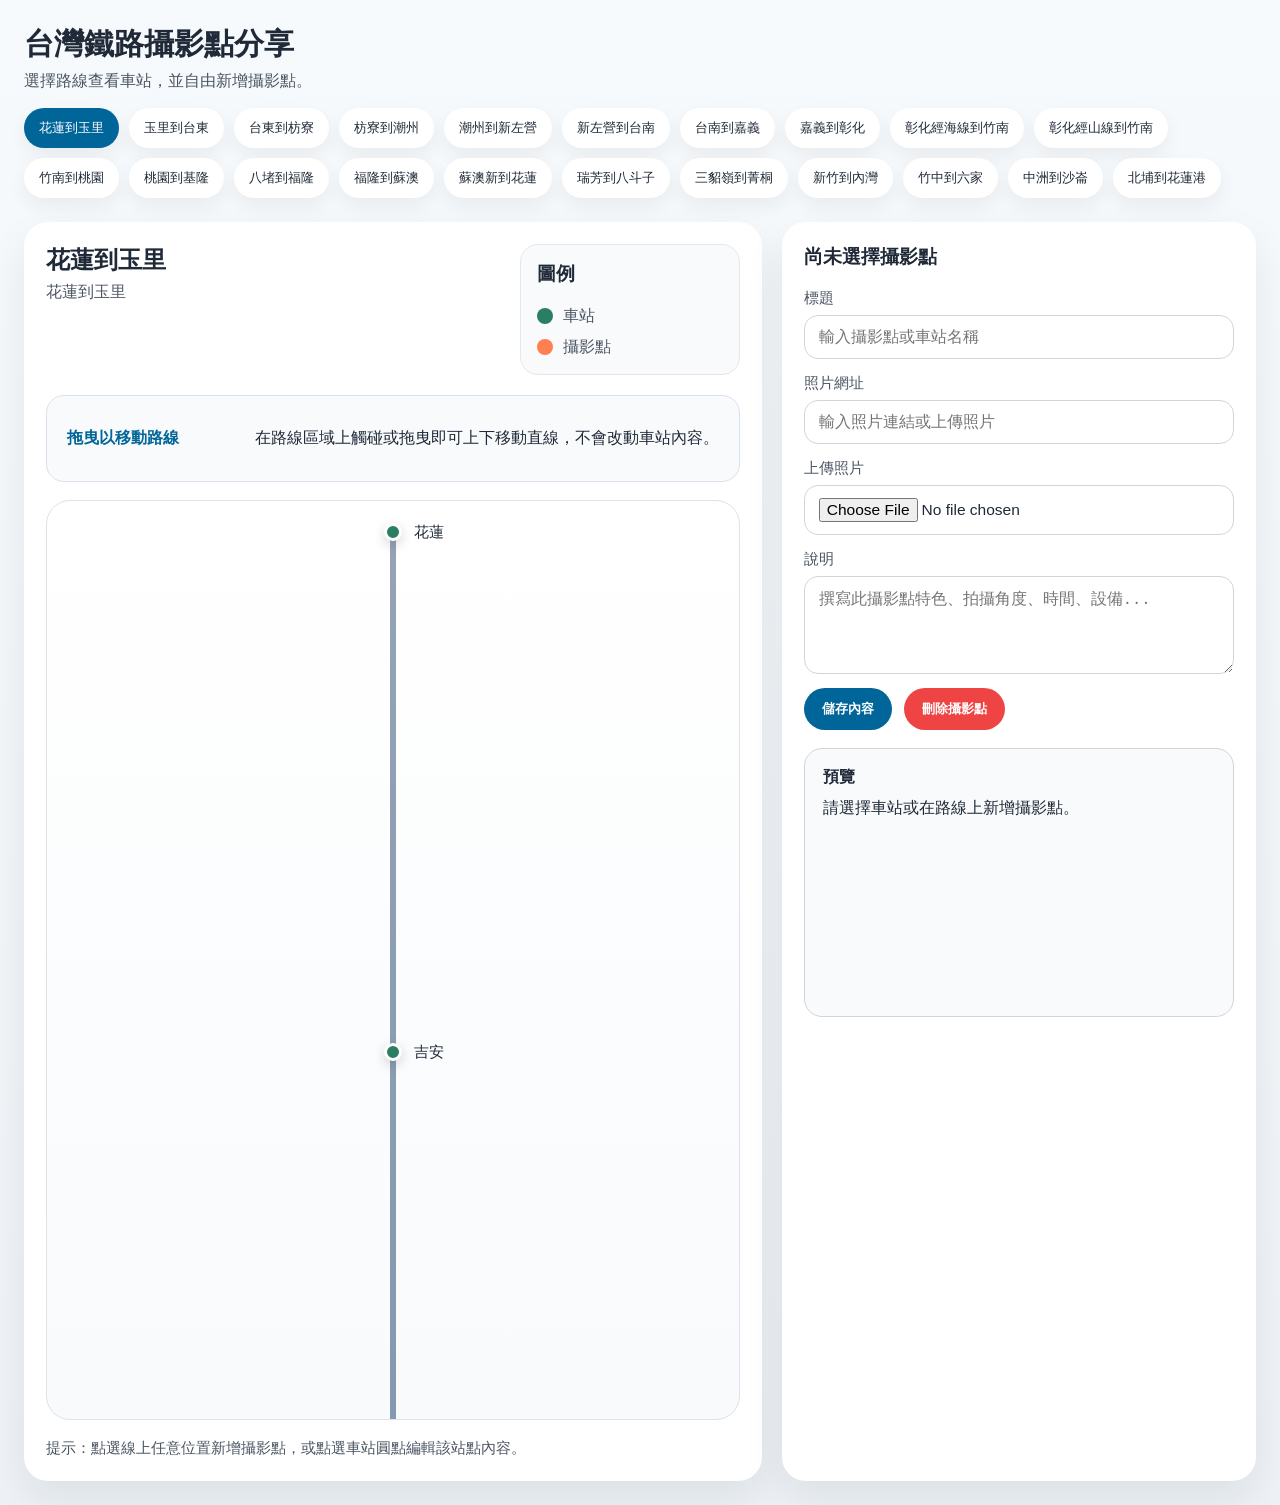
<file: index.html>
<!DOCTYPE html>
<html lang="zh-Hant">
<head>
  <meta charset="UTF-8" />
  <meta name="viewport" content="width=device-width, initial-scale=1.0" />
  <title>攝影點分享 - 台灣鐵路攝影地圖</title>
  <link rel="stylesheet" href="styles.css" />
</head>
<body>
  <header class="topbar">
    <div class="title-group">
      <h1>台灣鐵路攝影點分享</h1>
      <p>選擇路線查看車站，並自由新增攝影點。</p>
    </div>
    <div class="route-selector" id="routeSelector"></div>
  </header>

  <main class="main-content">
    <section class="map-panel">
      <div class="map-top">
        <div class="route-info">
          <h2 id="routeName">請選擇路線</h2>
          <p id="routeDesc">畫面下方會顯示該路線的車站節點與標記功能。</p>
        </div>
        <div class="legend">
          <h3>圖例</h3>
          <div class="legend-item"><span class="legend-dot station"></span> 車站</div>
          <div class="legend-item"><span class="legend-dot photo"></span> 攝影點</div>
        </div>
      </div>

      <div class="line-controls">
        <div class="control-title">拖曳以移動路線</div>
        <p>在路線區域上觸碰或拖曳即可上下移動直線，不會改動車站內容。</p>
      </div>
      <div class="line-container" id="lineContainer" aria-label="鐵路路線圖">
        <div class="line-track" id="lineTrack">
          <div class="rail-line" id="railLine"></div>
          <div class="feature-layer" id="featureLayer"></div>
          <div class="station-layer" id="stationLayer"></div>
          <div class="photo-layer" id="photoLayer"></div>
        </div>
      </div>
      <div class="hint">提示：點選線上任意位置新增攝影點，或點選車站圓點編輯該站點內容。</div>
    </section>

    <section class="editor-panel" id="editorPanel">
      <div class="editor-card">
        <h3 id="editorTitle">尚未選擇攝影點</h3>
        <div class="editor-body">
          <div class="field">
            <label for="pointTitle">標題</label>
            <input type="text" id="pointTitle" placeholder="輸入攝影點或車站名稱" />
          </div>
          <div class="field">
            <label for="pointPhotoUrl">照片網址</label>
            <input type="url" id="pointPhotoUrl" placeholder="輸入照片連結或上傳照片" />
          </div>
          <div class="field">
            <label for="pointPhotoFile">上傳照片</label>
            <input type="file" id="pointPhotoFile" accept="image/*" />
          </div>
          <div class="field">
            <label for="pointNote">說明</label>
            <textarea id="pointNote" rows="4" placeholder="撰寫此攝影點特色、拍攝角度、時間、設備..." ></textarea>
          </div>
          <div class="button-row">
            <button id="saveButton" class="btn save">儲存內容</button>
            <button id="removeButton" class="btn remove">刪除攝影點</button>
          </div>
        </div>
        <div class="preview-card" id="previewCard">
          <h4>預覽</h4>
          <div class="preview-content" id="previewContent">尚未選取攝影點。</div>
        </div>
      </div>
    </section>
  </main>

  <script src="script.js"></script>
</body>
</html>
</file>
<file: styles.css>
:root {
  --bg: #eef2f6;
  --panel: #ffffff;
  --primary: #006699;
  --accent: #f7941d;
  --station: #2a7f62;
  --photo: #ff7f50;
  --bridge: #3b82f6;
  --tunnel: #6b7280;
  --text: #1f2937;
  --muted: #4b5563;
  --border: #d1d5db;
}

* {
  box-sizing: border-box;
}

html, body {
  margin: 0;
  min-height: 100%;
  font-family: "Noto Sans TC", "Microsoft JhengHei", sans-serif;
  background: linear-gradient(180deg, #f7fafc 0%, #eef2f6 100%);
  color: var(--text);
}

body {
  padding: 24px;
}

.topbar {
  display: flex;
  flex-wrap: wrap;
  gap: 16px;
  align-items: center;
  justify-content: space-between;
  margin-bottom: 24px;
}

.title-group h1 {
  margin: 0 0 6px;
  font-size: 1.9rem;
}

.title-group p {
  margin: 0;
  color: var(--muted);
}

.route-selector {
  display: flex;
  flex-wrap: wrap;
  gap: 10px;
}

.route-button {
  border: 1px solid transparent;
  background: #ffffff;
  color: var(--text);
  padding: 10px 14px;
  border-radius: 999px;
  cursor: pointer;
  transition: all 0.2s ease;
  box-shadow: 0 8px 20px rgba(15, 23, 42, 0.06);
}

.route-button:hover,
.route-button.active {
  background: var(--primary);
  color: #fff;
  border-color: rgba(0, 102, 153, 0.2);
}

.main-content {
  display: grid;
  grid-template-columns: 1.4fr 0.9fr;
  gap: 20px;
}

.map-panel,
.editor-panel {
  background: var(--panel);
  border-radius: 24px;
  padding: 22px;
  box-shadow: 0 18px 40px rgba(15, 23, 42, 0.08);
}

.map-top {
  display: flex;
  flex-wrap: wrap;
  justify-content: space-between;
  gap: 16px;
  margin-bottom: 20px;
}

.line-controls {
  display: flex;
  flex-wrap: wrap;
  align-items: center;
  justify-content: space-between;
  gap: 14px;
  margin-bottom: 18px;
  padding: 16px 20px;
  border-radius: 18px;
  background: #f8fafc;
  border: 1px solid #d9e2ec;
}

.control-title {
  font-weight: 700;
  color: var(--primary);
}

.control-actions {
  display: flex;
  flex-wrap: wrap;
  align-items: center;
  gap: 10px;
}

.control-btn {
  border: 1px solid var(--primary);
  background: white;
  color: var(--primary);
  padding: 10px 16px;
  border-radius: 999px;
  cursor: pointer;
  transition: all 0.2s ease;
}

.control-btn:hover {
  background: var(--primary);
  color: white;
}

.control-slider {
  display: flex;
  align-items: center;
  gap: 12px;
  min-width: 220px;
}

.control-slider input {
  width: 220px;
}

#offsetDisplay {
  min-width: 48px;
  text-align: right;
  color: var(--muted);
}

.line-container {
  position: relative;
  min-height: 920px;
  max-height: 920px;
  padding: 24px 40px;
  background: linear-gradient(180deg, #ffffff 0%, #f8fafc 100%);
  border: 1px solid #dce3ea;
  border-radius: 24px;
  overflow-y: auto;
  touch-action: none;
  cursor: grab;
}

.line-track {
  position: absolute;
  inset: 0;
  transition: transform 0.16s ease;
}

.route-info h2 {
  margin: 0 0 6px;
}

.route-info p {
  margin: 0;
  color: var(--muted);
}

.legend {
  min-width: 220px;
  padding: 16px;
  border: 1px solid #e5e7eb;
  border-radius: 18px;
  background: #f8fafc;
}

.legend h3 {
  margin-top: 0;
}

.legend-item {
  display: flex;
  align-items: center;
  gap: 10px;
  margin-top: 10px;
  color: var(--muted);
}

.legend-dot,
.legend-icon {
  width: 16px;
  height: 16px;
  display: inline-block;
  border-radius: 50%;
}

.legend-dot.station { background: var(--station); }
.legend-dot.photo { background: var(--photo); }

.legend-icon.bridge {
  border-radius: 4px;
  background: var(--bridge);
}

.legend-icon.tunnel {
  background: var(--tunnel);
}

.line-container {
  position: relative;
  min-height: 920px;
  padding: 36px 40px;
  background: linear-gradient(180deg, #ffffff 0%, #f8fafc 100%);
  border: 1px solid #dce3ea;
  border-radius: 24px;
  overflow: hidden;
}

.rail-line {
  position: absolute;
  left: 50%;
  top: 32px;
  transform: translateX(-50%);
  width: 6px;
  height: calc(100% - 64px);
  background: linear-gradient(to bottom, #94a3b8, #0c4a6e);
  border-radius: 999px;
}

.station-item,
.photo-item {
  position: absolute;
  left: 50%;
  transform: translateX(-50%);
  display: block;
}

.feature-item {
  position: absolute;
  left: 50%;
  transform: translateX(-50%);
  pointer-events: none;
}

.station-dot,
.photo-dot {
  width: 18px;
  height: 18px;
  border-radius: 50%;
  border: 3px solid #fff;
  box-shadow: 0 4px 12px rgba(15, 23, 42, 0.18);
}

.station-dot {
  background: var(--station);
}

.photo-dot {
  background: var(--photo);
}

.station-label,
.feature-label {
  font-size: 0.96rem;
  color: var(--text);
  white-space: nowrap;
}

.station-label {
  position: absolute;
  left: calc(100% + 12px);
  top: 50%;
  transform: translateY(-50%);
}

.feature-marker {
  display: flex;
  align-items: center;
  gap: 8px;
  padding: 6px 10px;
  border-radius: 18px;
  background: rgba(255, 255, 255, 0.92);
  border: 1px solid #d1d5db;
}

.feature-icon {
  width: 12px;
  height: 12px;
  border-radius: 4px;
}

.feature-icon.bridge { background: var(--bridge); }
.feature-icon.tunnel { background: var(--tunnel); }

.hint {
  margin-top: 18px;
  color: var(--muted);
  font-size: 0.95rem;
}

.editor-card {
  display: flex;
  flex-direction: column;
  gap: 18px;
}

.editor-card h3 {
  margin: 0;
}

.editor-body {
  display: grid;
  gap: 14px;
}

.field {
  display: flex;
  flex-direction: column;
  gap: 6px;
}

.field label {
  font-size: 0.95rem;
  color: var(--muted);
}

.field input,
.field textarea {
  width: 100%;
  border: 1px solid #d1d5db;
  border-radius: 14px;
  padding: 12px 14px;
  font-size: 0.97rem;
  outline: none;
  transition: border-color 0.2s ease, box-shadow 0.2s ease;
}

.field input:focus,
.field textarea:focus {
  border-color: var(--primary);
  box-shadow: 0 0 0 4px rgba(0, 102, 153, 0.12);
}

.button-row {
  display: flex;
  gap: 12px;
  flex-wrap: wrap;
}

.btn {
  border: none;
  border-radius: 999px;
  padding: 12px 18px;
  cursor: pointer;
  font-weight: 600;
  transition: background-color 0.2s ease, transform 0.2s ease;
}

.btn:hover { transform: translateY(-1px); }

.btn.save {
  background: var(--primary);
  color: white;
}

.btn.remove {
  background: #ef4444;
  color: white;
}

.preview-card {
  background: #f8fafc;
  border: 1px solid #d1d5db;
  border-radius: 18px;
  padding: 18px;
}

.preview-card h4 {
  margin: 0 0 10px;
}

.preview-content {
  min-height: 200px;
  display: flex;
  flex-direction: column;
  gap: 14px;
}

.preview-content img {
  width: 100%;
  max-height: 300px;
  object-fit: cover;
  border-radius: 16px;
}

.photo-preview {
  border-radius: 16px;
  overflow: hidden;
  background: #ffffff;
  border: 1px solid #d1d5db;
}

.preview-meta {
  display: grid;
  gap: 8px;
}

.preview-meta p {
  margin: 0;
  color: var(--muted);
}

@media (max-width: 1100px) {
  .main-content {
    grid-template-columns: 1fr;
  }
}

@media (max-width: 760px) {
  body {
    padding: 16px;
  }

  .topbar,
  .map-top {
    flex-direction: column;
    align-items: stretch;
  }

  .line-container {
    padding: 18px 20px;
  }

  .route-selector {
    justify-content: center;
  }

  .station-label,
  .feature-label {
    font-size: 0.9rem;
  }
}
</file>
